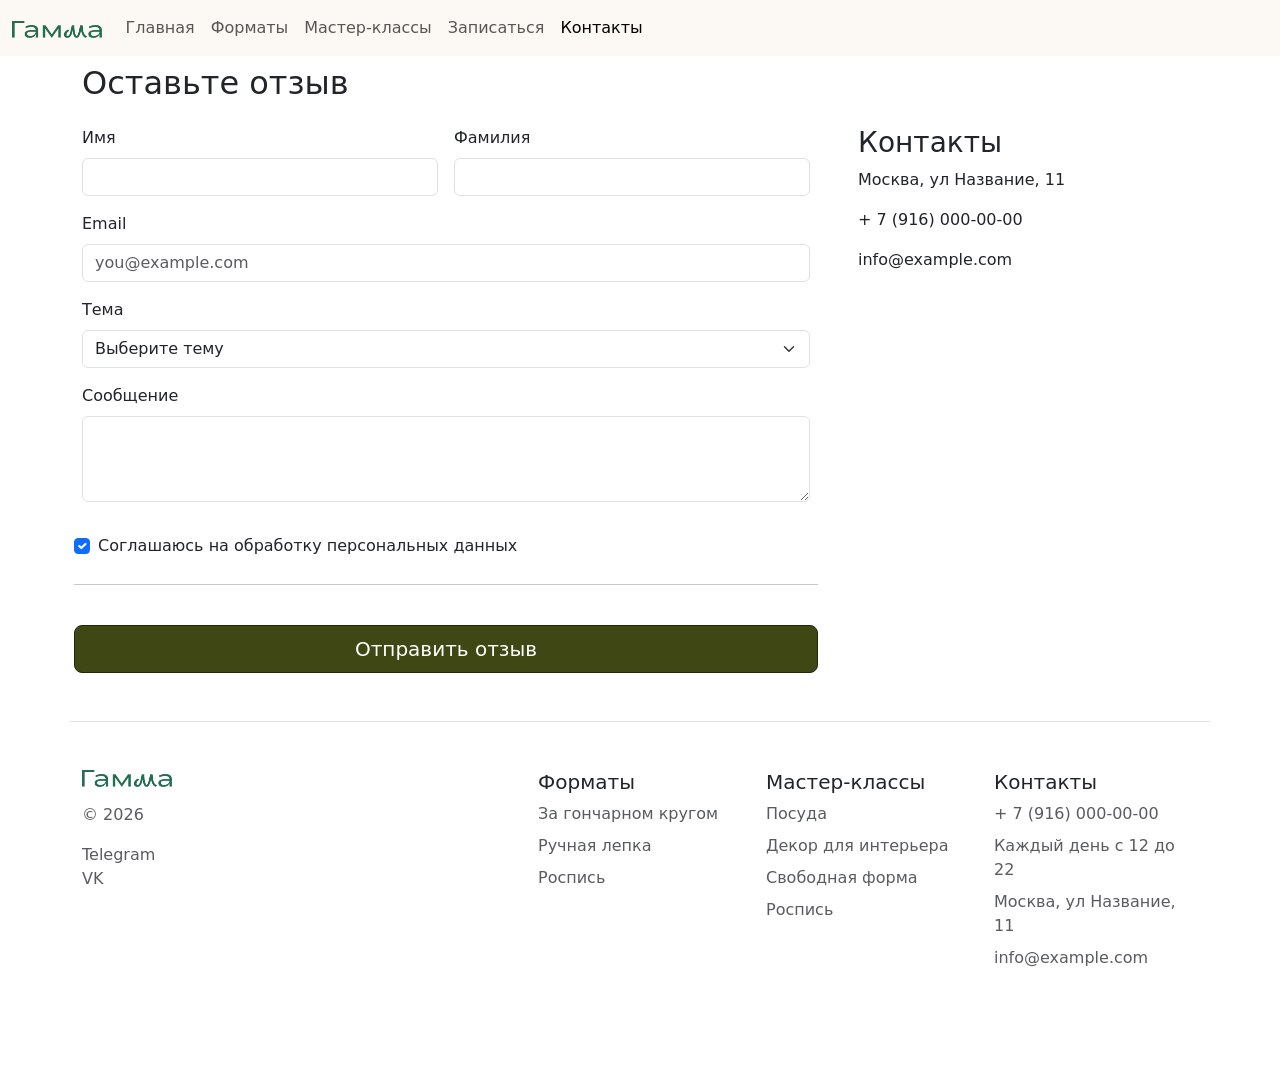
<file: contacts.html>
<!DOCTYPE html>
<html lang="ru">
<head>
    <meta charset="UTF-8">
    <meta name="viewport" content="width=device-width, initial-scale=1.0">
    <title>Отзывы/Контакты | Минималистичный лендинг</title>
    <link href="https://cdn.jsdelivr.net/npm/bootstrap@5.3.0/dist/css/bootstrap.min.css" rel="stylesheet" integrity="sha384-9ndCyUaIbzAi2FUVXJi0CjmCapSmO7SnpJef0486qhLnuZ2cdeRhO02iuK6FUUVM" crossorigin="anonymous">
    <link rel="stylesheet" href="style.css">
</head>
<body>
    <nav class="navbar navbar-expand-md fixed-top nav1">
        <div class="container-fluid">
          <a class="navbar-brand" href="#"><img class="header_logo" src="image/logo.png" alt="logo"></a>
          <button class="navbar-toggler" type="button" data-bs-toggle="collapse" data-bs-target="#navbarCollapse" aria-controls="navbarCollapse" aria-expanded="false" aria-label="Toggle navigation">
            <span class="navbar-toggler-icon"></span>
          </button>
          <div class="collapse navbar-collapse" id="navbarCollapse">
            <ul class="navbar-nav me-auto mb-2 mb-md-0">
              <li class="nav-item">
                <a class="nav-link" aria-current="page" href="index.html">Главная</a>
              </li>
              <li class="nav-item">
                <a class="nav-link" href="404.html">Форматы</a>
              </li>
              <li class="nav-item">
                <a class="nav-link" href="404.html">Мастер-классы</a>
              </li>
              <li class="nav-item">
                <a class="nav-link" href="404.html">Записаться</a>
              </li>
              <li class="nav-item">
                <a class="nav-link active" href="contacts.html">Контакты</a>
              </li>
            </ul>

          </div>
        </div>
    </nav>

    <div class="container">
        <main class="pt-3">
          <div class="pt-5 pb-3">
            <h2>Оставьте отзыв</h2>
          </div>

          <div class="row g-5">
            <div class="col-md-5 col-lg-4 order-md-last">
                <h3>Контакты</h3>
                <p>Москва, ул Название, 11</p>
                <p>+ 7 (916) 000-00-00</p>
                <p>info@example.com</p>
            </div>

            <div class="col-md-7 col-lg-8">
              <form class="needs-validation" id="feedbackForm" novalidate>
                <div class="row g-3">
                  <div class="col-sm-6">
                    <label for="firstName" class="form-label">Имя</label>
                    <input type="text" class="form-control" id="firstName" placeholder="" value="" required>
                    <div class="invalid-feedback">
                      Valid first name is required.
                    </div>
                  </div>
      
                  <div class="col-sm-6">
                    <label for="lastName" class="form-label">Фамилия</label>
                    <input type="text" class="form-control" id="lastName" placeholder="" value="" required>
                    <div class="invalid-feedback">
                      Valid last name is required.
                    </div>
                  </div>
      
                  <div class="col-12">
                    <label for="email" class="form-label">Email</label>
                    <input type="email" class="form-control" id="email" placeholder="you@example.com">
                    <div class="invalid-feedback">
                      Please enter a valid email address for shipping updates.
                    </div>
                  </div>
      
                  <div class="col-12">
                    <label for="topic" class="form-label">Тема</label>
                    <select class="form-select" aria-label="Пример выбора по умолчанию">
                        <option selected>Выберите тему</option>
                        <option value="offer">Предложение</option>
                        <option value="complaint">Жалоба</option>
                        <option value="question">Вопрос</option>
                        <option value="gratitude">Благодарность</option>
                      </select>
                  </div>

                  <div class="mb-3">
                    <label for="exampleFormControlTextarea1" class="form-label">Сообщение</label>
                    <textarea class="form-control" id="exampleFormControlTextarea1" rows="3"></textarea>
                  </div>

                  <div class="form-check">
                    <input class="form-check-input" type="checkbox" value="" id="flexCheckChecked" checked>
                    <label class="form-check-label" for="flexCheckChecked">
                        Соглашаюсь на обработку персональных данных
                    </label>
                  </div>

                <hr class="my-4">
      
                <button class="w-100 btn btn-primary btn-lg" type="submit">Отправить отзыв</button>
              </form>
            </div>
          </div>
        </main>
    </div>  

    <div class="b-example-divider"></div>

    <div class="container">
    <footer class="row row-cols-1 row-cols-sm-2 row-cols-md-5 py-5 my-5 border-top">
        <div class="col mb-3">
        <a href="/" class="d-flex align-items-center mb-3 link-body-emphasis text-decoration-none">
            <img class="header_logo" src="image/logo.png" alt="logo">
        </a>
        <p class="text-body-secondary">&copy; 2026</p>
        <a href="404.html" class="nav-link p-0 text-body-secondary">Telegram</a>
        <a href="404.html" class="nav-link p-0 text-body-secondary">VK</a>
        </div>

        <div class="col mb-3">

        </div>

        <div class="col mb-3">
        <h5>Форматы</h5>
        <ul class="nav flex-column">
          <li class="nav-item mb-2"><a href="404.html" class="nav-link p-0 text-body-secondary">За гончарном кругом</a></li>
          <li class="nav-item mb-2"><a href="404.html" class="nav-link p-0 text-body-secondary">Ручная лепка</a></li>
          <li class="nav-item mb-2"><a href="404.html" class="nav-link p-0 text-body-secondary">Роспись</a></li>
        </ul>
        </div>

        <div class="col mb-3">
        <h5>Мастер-классы</h5>
        <ul class="nav flex-column">
          <li class="nav-item mb-2"><a href="404.html" class="nav-link p-0 text-body-secondary">Посуда</a></li>
          <li class="nav-item mb-2"><a href="404.html" class="nav-link p-0 text-body-secondary">Декор для интерьера</a></li>
          <li class="nav-item mb-2"><a href="404.html" class="nav-link p-0 text-body-secondary">Свободная форма</a></li>
          <li class="nav-item mb-2"><a href="404.html" class="nav-link p-0 text-body-secondary">Роспись</a></li>
        </ul>
        </div>

        <div class="col mb-3">
        <h5>Контакты</h5>
        <ul class="nav flex-column">
          <li class="nav-item mb-2"><a class="nav-link p-0 text-body-secondary">+ 7 (916) 000-00-00</a></li>
          <li class="nav-item mb-2"><a class="nav-link p-0 text-body-secondary">Каждый день с 12 до 22</a></li>
          <li class="nav-item mb-2"><a class="nav-link p-0 text-body-secondary">Москва, ул Название, 11</a></li>
          <li class="nav-item mb-2"><a class="nav-link p-0 text-body-secondary">info@example.com</a></li>
        </ul>
        </div>
    </footer>
    
    <script src="https://cdn.jsdelivr.net/npm/bootstrap@5.3.0/dist/js/bootstrap.bundle.min.js" integrity="sha384-geWF76RCwLtnZ8qwWowPQNguL3RmwHVBC9FhGdlKrxdiJJigb/j/68SIy3Te4Bkz" crossorigin="anonymous"></script>
    <script src="scripts/validation.js"></script>
    <script src="scripts/consoleLogger.js"></script>
</body>
</html>
</file>
<file: style.css>
.nav1{
    background-color: #FCF8F3;
}
.header_logo{
    width: 7vw;
    height: 1.3vw;
}
#home{
    background-image: url("image/1.png");
    background-size: cover;
    background-position: center;
    background-repeat: no-repeat;
    position: relative;
    min-height: 600px;
}
.btn-primary {
    --bs-btn-color: #fff;
    --bs-btn-bg: #3f4814;
    --bs-btn-border-color: #212806;
    --bs-btn-hover-color: #fff;
    --bs-btn-hover-bg: #181e05;
    --bs-btn-hover-border-color: #303b01;
    --bs-btn-focus-shadow-rgb: 49, 132, 253;
    --bs-btn-active-color: #fff;
    --bs-btn-active-bg: #303b01;
    --bs-btn-active-border-color: #1f2601;
    --bs-btn-active-shadow: inset 0 3px 5px rgba(0, 0, 0, 0.125);
    --bs-btn-disabled-color: #fff;
    --bs-btn-disabled-bg: #212806;
    --bs-btn-disabled-border-color: #212806;
}
.btn-outline-primary {
    --bs-btn-color: #3f4814;
    --bs-btn-border-color: #3f4814;
    --bs-btn-hover-color: #fff;
    --bs-btn-hover-bg: #3f4814;
    --bs-btn-hover-border-color: #3f4814;
    --bs-btn-focus-shadow-rgb: 13, 110, 253;
    --bs-btn-active-color: #fff;
    --bs-btn-active-bg: #3f4814;
    --bs-btn-active-border-color: #3f4814;
    --bs-btn-active-shadow: inset 0 3px 5px rgba(0, 0, 0, 0.125);
    --bs-btn-disabled-color: #3f4814;
    --bs-btn-disabled-bg: transparent;
    --bs-btn-disabled-border-color: #3f4814;
    --bs-gradient: none;
}
.href1{
    color: #435304;
}
</file>
